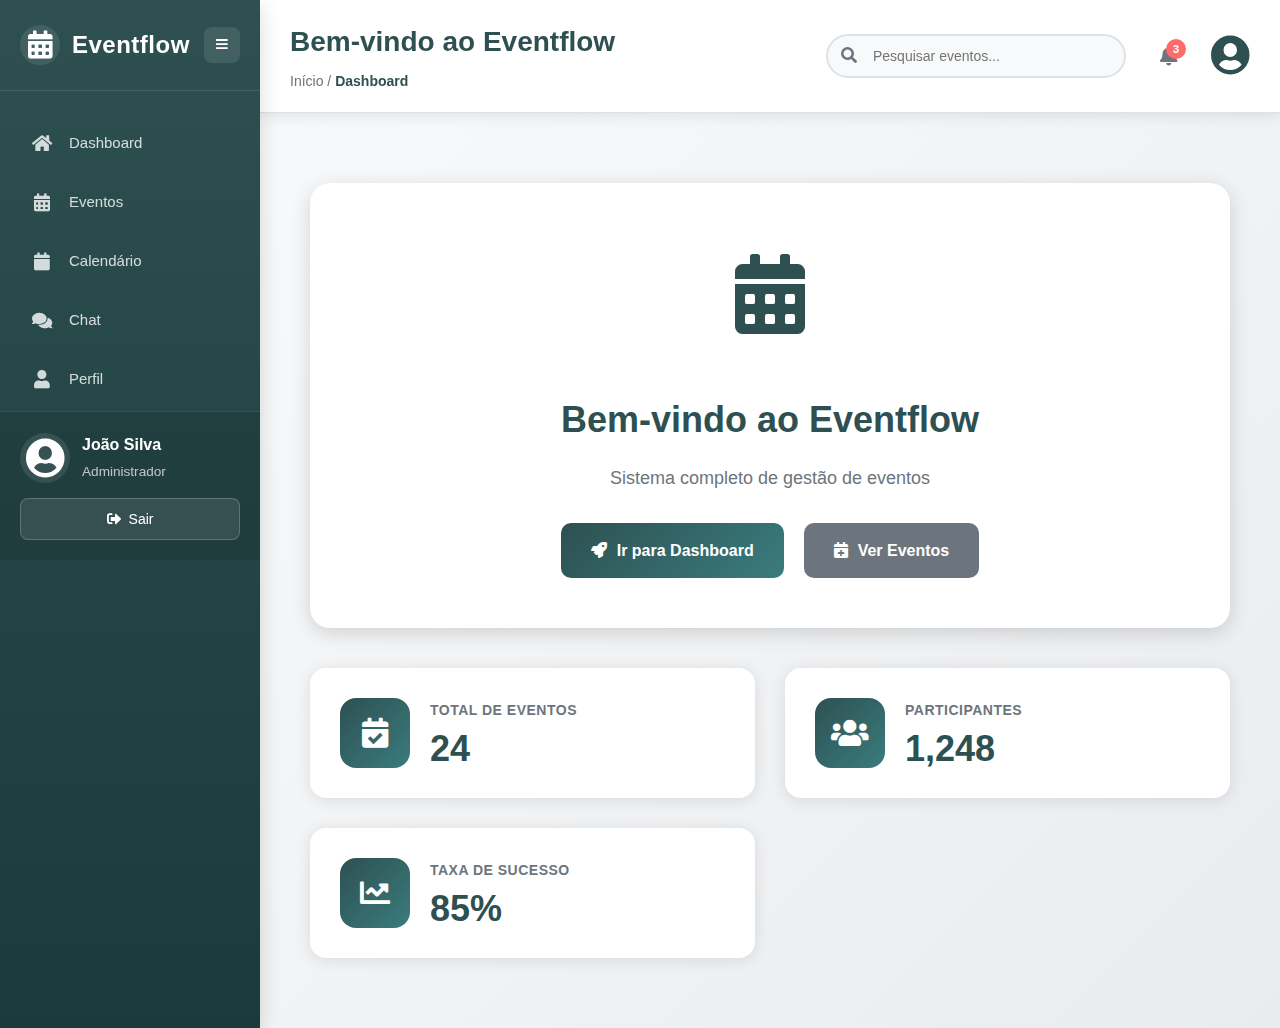
<file: index.html>
<!DOCTYPE html>
<html lang="pt-BR">
<head>
    <meta charset="UTF-8">
    <meta name="viewport" content="width=device-width, initial-scale=1.0">
    <title>Eventflow - Sistema de Gestão de Eventos</title>
    <link rel="stylesheet" href="https://cdnjs.cloudflare.com/ajax/libs/font-awesome/5.15.4/css/all.min.css">
    <link rel="stylesheet" href="styles.css">
</head>
<body>
    <div class="app-container">
        <!-- Sidebar -->
        <aside class="sidebar" id="sidebar">
            <div class="sidebar-header">
                <div class="logo">
                    <i class="fas fa-calendar-alt"></i>
                    <span class="logo-text">Eventflow</span>
                </div>
                <button class="sidebar-toggle" id="sidebarToggle">
                    <i class="fas fa-bars"></i>
                </button>
            </div>
            
            <div class="sidebar-content">
                <ul class="sidebar-menu">
                    <li><a href="pages/dashboard.html" class="sidebar-link">
                        <i class="fas fa-home"></i> <span>Dashboard</span>
                    </a></li>
                    <li><a href="pages/events.html" class="sidebar-link">
                        <i class="fas fa-calendar-alt"></i> <span>Eventos</span>
                    </a></li>
                    <li><a href="pages/calendar.html" class="sidebar-link">
                        <i class="fas fa-calendar"></i> <span>Calendário</span>
                    </a></li>
                    <li><a href="pages/chat.html" class="sidebar-link">
                        <i class="fas fa-comments"></i> <span>Chat</span>
                    </a></li>
                    <li><a href="pages/profile.html" class="sidebar-link">
                        <i class="fas fa-user"></i> <span>Perfil</span>
                    </a></li>
                </ul>
                
                <div class="sidebar-footer">
                    <div class="user-info">
                        <div class="user-avatar">
                            <i class="fas fa-user-circle"></i>
                        </div>
                        <div class="user-details">
                            <span class="user-name">João Silva</span>
                            <span class="user-role">Administrador</span>
                        </div>
                    </div>
                    <button class="logout-btn" id="logoutBtn">
                        <i class="fas fa-sign-out-alt"></i> <span>Sair</span>
                    </button>
                </div>
            </div>
        </aside>

        <!-- Conteúdo Principal -->
        <main class="main-content">
            <!-- Header -->
            <header class="main-header">
                <div class="header-left">
                    <h1 class="page-title">Bem-vindo ao Eventflow</h1>
                    <div class="breadcrumb">
                        <span>Início</span> / <span>Dashboard</span>
                    </div>
                </div>
                
                <div class="header-right">
                    <div class="header-search">
                        <input type="text" placeholder="Pesquisar eventos..." aria-label="Campo de pesquisa">
                        <button class="search-btn" aria-label="Pesquisar">
                            <i class="fas fa-search"></i>
                        </button>
                    </div>
                    
                    <div class="header-notifications">
                        <button class="notification-btn" aria-label="Notificações">
                            <i class="fas fa-bell"></i>
                            <span class="notification-badge">3</span>
                        </button>
                    </div>
                    
                    <div class="header-user">
                        <div class="user-avatar-small">
                            <i class="fas fa-user-circle"></i>
                        </div>
                    </div>
                </div>
            </header>

            <!-- Área de Conteúdo -->
            <div class="content-area">
                <div class="welcome-container">
                    <div class="welcome-card">
                        <div class="welcome-icon">
                            <i class="fas fa-calendar-alt"></i>
                        </div>
                        <h2>Bem-vindo ao Eventflow</h2>
                        <p>Sistema completo de gestão de eventos</p>
                        <div class="welcome-actions">
                            <a href="pages/dashboard.html" class="btn btn-primary">
                                <i class="fas fa-rocket"></i> Ir para Dashboard
                            </a>
                            <a href="pages/events.html" class="btn btn-secondary">
                                <i class="fas fa-calendar-plus"></i> Ver Eventos
                            </a>
                        </div>
                    </div>
                    
                    <div class="quick-stats">
                        <div class="stat-card">
                            <div class="stat-icon">
                                <i class="fas fa-calendar-check"></i>
                            </div>
                            <div class="stat-info">
                                <h3>Total de Eventos</h3>
                                <p class="stat-number">24</p>
                            </div>
                        </div>
                        
                        <div class="stat-card">
                            <div class="stat-icon">
                                <i class="fas fa-users"></i>
                            </div>
                            <div class="stat-info">
                                <h3>Participantes</h3>
                                <p class="stat-number">1,248</p>
                            </div>
                        </div>
                        
                        <div class="stat-card">
                            <div class="stat-icon">
                                <i class="fas fa-chart-line"></i>
                            </div>
                            <div class="stat-info">
                                <h3>Taxa de Sucesso</h3>
                                <p class="stat-number">85%</p>
                            </div>
                        </div>
                    </div>
                </div>
            </div>
        </main>
    </div>

    <script src="script.js"></script>
    <script>
        document.addEventListener('DOMContentLoaded', function() {
            // Sidebar toggle
            const sidebarToggle = document.getElementById('sidebarToggle');
            const sidebar = document.getElementById('sidebar');
            
            if (sidebarToggle && sidebar) {
                sidebarToggle.addEventListener('click', () => {
                    sidebar.classList.toggle('collapsed');
                });
            }
            
            // Logout
            const logoutBtn = document.getElementById('logoutBtn');
            if (logoutBtn) {
                logoutBtn.addEventListener('click', () => {
                    if (confirm('Tem certeza que deseja sair?')) {
                        window.location.href = 'login.html';
                    }
                });
            }
        });
    </script>
</body>
</html>
</file>
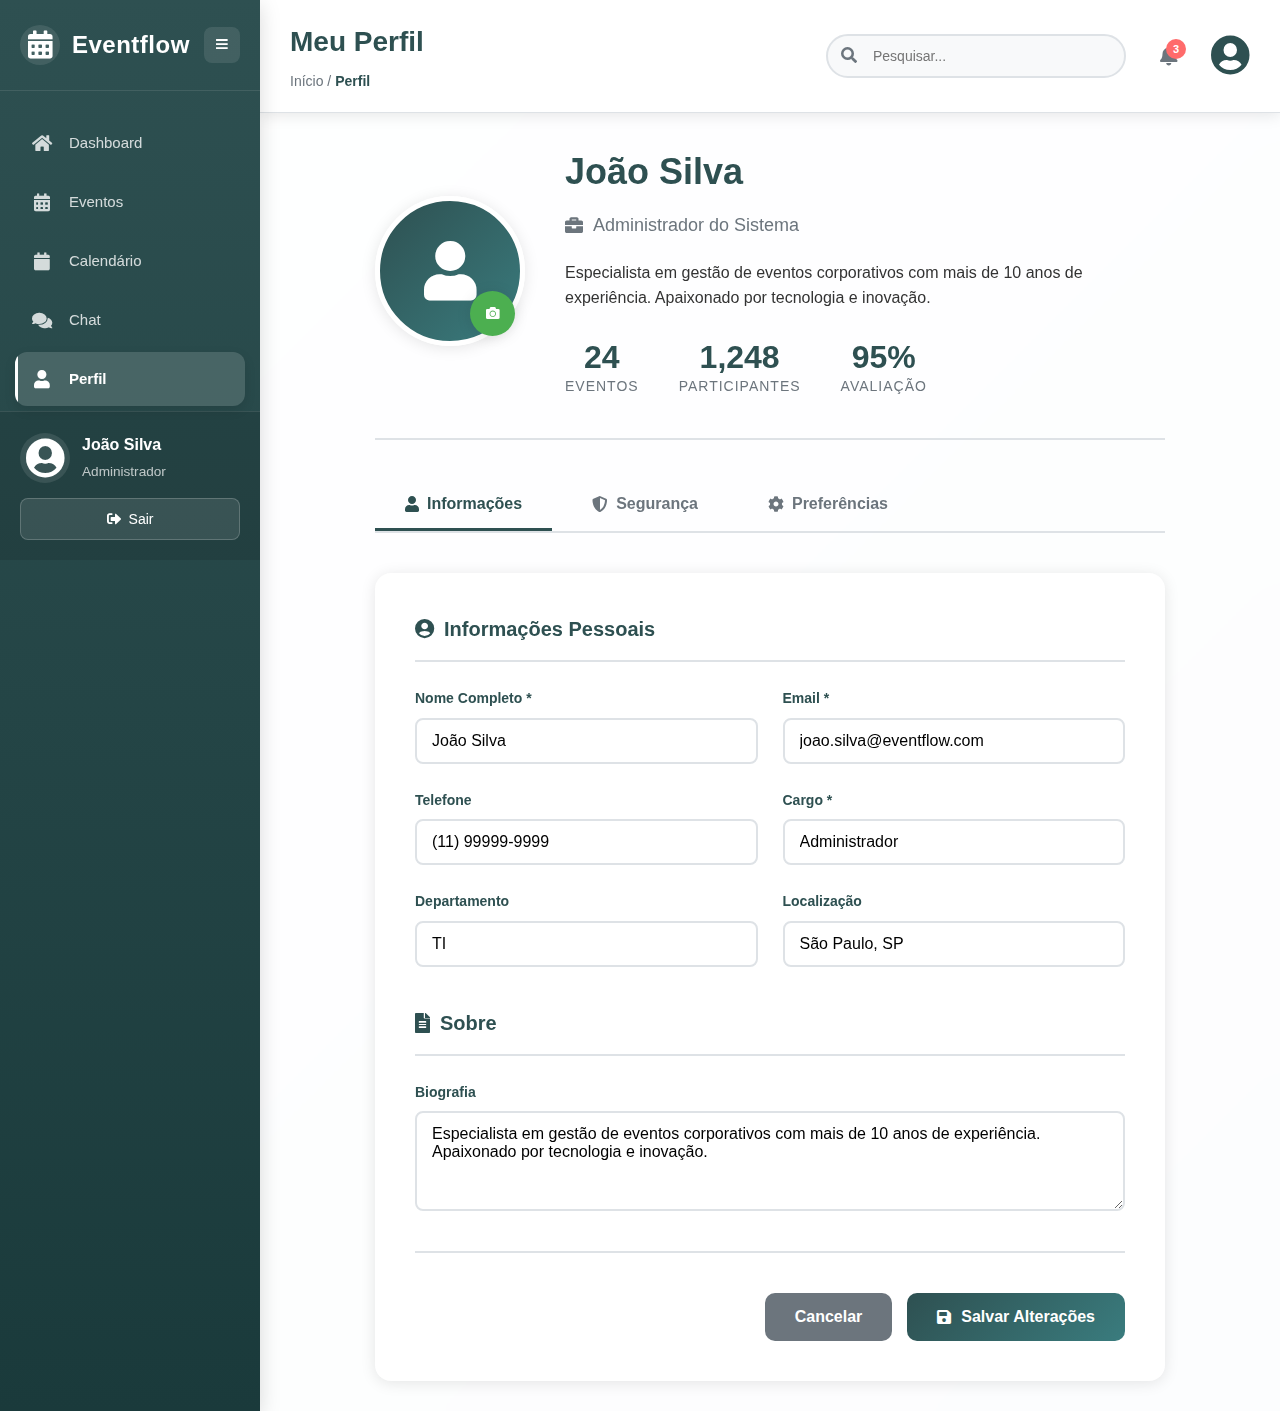
<file: pages/profile.html>
<!DOCTYPE html>
<html lang="pt-BR">
<head>
    <meta charset="UTF-8">
    <meta name="viewport" content="width=device-width, initial-scale=1.0">
    <title>Eventflow - Perfil</title>
    <link rel="stylesheet" href="https://cdnjs.cloudflare.com/ajax/libs/font-awesome/5.15.4/css/all.min.css">
    <link rel="stylesheet" href="../styles.css">
    <style>
        /* Estilos específicos do perfil */
        .profile-container {
            padding: 30px;
            max-width: 1200px;
            margin: 0 auto;
        }

        .profile-header {
            display: flex;
            align-items: center;
            gap: 40px;
            margin-bottom: 40px;
            padding-bottom: 40px;
            border-bottom: 2px solid var(--border-color);
        }

        @media (max-width: 768px) {
            .profile-header {
                flex-direction: column;
                text-align: center;
                gap: 30px;
            }
        }

        .profile-avatar {
            position: relative;
        }

        .avatar-image {
            width: 150px;
            height: 150px;
            border-radius: 50%;
            background: linear-gradient(135deg, var(--primary-color), var(--primary-light));
            display: flex;
            align-items: center;
            justify-content: center;
            font-size: 60px;
            color: white;
            border: 5px solid white;
            box-shadow: var(--shadow);
        }

        .avatar-upload {
            position: absolute;
            bottom: 10px;
            right: 10px;
            width: 45px;
            height: 45px;
            border-radius: 50%;
            background: var(--secondary-color);
            color: white;
            border: none;
            display: flex;
            align-items: center;
            justify-content: center;
            cursor: pointer;
            transition: var(--transition);
            box-shadow: var(--shadow);
        }

        .avatar-upload:hover {
            transform: scale(1.1);
            background: #45a049;
        }

        .profile-info {
            flex: 1;
        }

        .profile-name {
            font-size: 36px;
            color: var(--primary-color);
            margin-bottom: 10px;
            font-weight: 800;
        }

        .profile-role {
            font-size: 18px;
            color: var(--text-muted);
            margin-bottom: 20px;
            display: flex;
            align-items: center;
            gap: 10px;
        }

        .profile-bio {
            font-size: 16px;
            color: var(--text-color);
            line-height: 1.6;
            max-width: 600px;
        }

        .profile-stats {
            display: flex;
            gap: 40px;
            margin-top: 30px;
        }

        @media (max-width: 576px) {
            .profile-stats {
                flex-direction: column;
                gap: 20px;
            }
        }

        .profile-stat {
            text-align: center;
        }

        .stat-value {
            display: block;
            font-size: 32px;
            font-weight: 800;
            color: var(--primary-color);
            line-height: 1;
        }

        .stat-label {
            font-size: 14px;
            color: var(--text-muted);
            text-transform: uppercase;
            letter-spacing: 1px;
            margin-top: 8px;
        }

        .profile-tabs {
            display: flex;
            gap: 10px;
            margin-bottom: 40px;
            border-bottom: 2px solid var(--border-color);
            flex-wrap: wrap;
        }

        .tab-btn {
            padding: 15px 30px;
            background: none;
            border: none;
            border-bottom: 3px solid transparent;
            font-size: 16px;
            font-weight: 600;
            color: var(--text-muted);
            cursor: pointer;
            transition: var(--transition);
            display: flex;
            align-items: center;
            gap: 8px;
        }

        .tab-btn:hover {
            color: var(--primary-color);
        }

        .tab-btn.active {
            color: var(--primary-color);
            border-bottom-color: var(--primary-color);
        }

        .tab-content {
            display: none;
        }

        .tab-content.active {
            display: block;
            animation: fadeIn 0.3s ease;
        }

        @keyframes fadeIn {
            from { opacity: 0; }
            to { opacity: 1; }
        }

        .profile-form {
            background: white;
            border-radius: 16px;
            padding: 40px;
            box-shadow: var(--shadow);
        }

        .form-section {
            margin-bottom: 40px;
        }

        .form-section h3 {
            font-size: 20px;
            color: var(--primary-color);
            margin-bottom: 25px;
            padding-bottom: 15px;
            border-bottom: 2px solid var(--border-color);
            display: flex;
            align-items: center;
            gap: 10px;
        }

        .form-section h3 i {
            color: var(--primary-color);
        }

        .form-grid {
            display: grid;
            grid-template-columns: repeat(2, 1fr);
            gap: 25px;
        }

        @media (max-width: 768px) {
            .form-grid {
                grid-template-columns: 1fr;
            }
        }

        .form-group {
            display: flex;
            flex-direction: column;
            gap: 8px;
        }

        .form-group label {
            font-size: 14px;
            font-weight: 600;
            color: var(--primary-color);
        }

        .form-control {
            padding: 12px 15px;
            border: 2px solid var(--border-color);
            border-radius: 8px;
            font-size: 16px;
            transition: var(--transition);
            background: white;
            font-family: inherit;
        }

        .form-control:focus {
            outline: none;
            border-color: var(--primary-color);
            box-shadow: 0 0 0 3px rgba(46, 80, 81, 0.1);
        }

        .form-actions {
            display: flex;
            justify-content: flex-end;
            gap: 15px;
            margin-top: 40px;
            padding-top: 40px;
            border-top: 2px solid var(--border-color);
        }

        /* Security Section */
        .security-items {
            display: flex;
            flex-direction: column;
            gap: 20px;
        }

        .security-item {
            display: flex;
            justify-content: space-between;
            align-items: center;
            padding: 20px;
            border: 2px solid var(--border-color);
            border-radius: 12px;
            transition: var(--transition);
        }

        .security-item:hover {
            border-color: var(--primary-color);
            background: #f8f9fa;
        }

        .security-info {
            flex: 1;
        }

        .security-info h4 {
            font-size: 16px;
            color: var(--primary-color);
            margin-bottom: 5px;
        }

        .security-info p {
            font-size: 14px;
            color: var(--text-muted);
            margin: 0;
        }

        /* Preferences Section */
        .preferences-grid {
            display: grid;
            grid-template-columns: repeat(2, 1fr);
            gap: 25px;
        }

        @media (max-width: 768px) {
            .preferences-grid {
                grid-template-columns: 1fr;
            }
        }

        .preference-item {
            display: flex;
            flex-direction: column;
            gap: 10px;
            padding: 20px;
            border: 2px solid var(--border-color);
            border-radius: 12px;
        }

        .preference-header {
            display: flex;
            align-items: center;
            gap: 15px;
            margin-bottom: 10px;
        }

        .preference-header i {
            font-size: 24px;
            color: var(--primary-color);
        }

        .preference-header h4 {
            font-size: 16px;
            color: var(--primary-color);
            margin: 0;
        }

        .preference-description {
            font-size: 14px;
            color: var(--text-muted);
            line-height: 1.5;
        }

        .toggle-switch {
            position: relative;
            display: inline-block;
            width: 60px;
            height: 30px;
            margin-top: 10px;
        }

        .toggle-switch input {
            opacity: 0;
            width: 0;
            height: 0;
        }

        .toggle-slider {
            position: absolute;
            cursor: pointer;
            top: 0;
            left: 0;
            right: 0;
            bottom: 0;
            background-color: #ccc;
            transition: .4s;
            border-radius: 30px;
        }

        .toggle-slider:before {
            position: absolute;
            content: "";
            height: 22px;
            width: 22px;
            left: 4px;
            bottom: 4px;
            background-color: white;
            transition: .4s;
            border-radius: 50%;
        }

        input:checked + .toggle-slider {
            background-color: var(--primary-color);
        }

        input:checked + .toggle-slider:before {
            transform: translateX(30px);
        }

        /* Modal */
        .modal {
            display: none;
            position: fixed;
            top: 0;
            left: 0;
            width: 100%;
            height: 100%;
            background: rgba(0, 0, 0, 0.5);
            z-index: 1000;
            align-items: center;
            justify-content: center;
            padding: 20px;
        }

        .modal.active {
            display: flex;
        }

        .modal-content {
            background: white;
            border-radius: 16px;
            width: 100%;
            max-width: 500px;
            overflow: hidden;
            box-shadow: 0 10px 40px rgba(0, 0, 0, 0.2);
            animation: modalSlideIn 0.3s ease;
        }

        @keyframes modalSlideIn {
            from {
                opacity: 0;
                transform: translateY(-50px);
            }
            to {
                opacity: 1;
                transform: translateY(0);
            }
        }

        .modal-header {
            padding: 25px;
            background: linear-gradient(135deg, var(--primary-color), var(--primary-light));
            color: white;
            border-radius: 16px 16px 0 0;
            position: relative;
        }

        .modal-header h3 {
            font-size: 24px;
            font-weight: 700;
            margin: 0;
        }

        .modal-close {
            background: none;
            border: none;
            color: white;
            font-size: 28px;
            cursor: pointer;
            position: absolute;
            top: 20px;
            right: 20px;
            width: 40px;
            height: 40px;
            border-radius: 50%;
            display: flex;
            align-items: center;
            justify-content: center;
            transition: var(--transition);
            padding: 0;
        }

        .modal-close:hover {
            background: rgba(255, 255, 255, 0.2);
            transform: rotate(90deg);
        }

        .modal-body {
            padding: 30px;
            max-height: 60vh;
            overflow-y: auto;
        }

        .modal-footer {
            padding: 20px;
            border-top: 2px solid var(--border-color);
            display: flex;
            justify-content: flex-end;
            gap: 15px;
            background: #f8f9fa;
        }

        /* Toast Notifications */
        .toast {
            position: fixed;
            bottom: 30px;
            right: 30px;
            background: white;
            border-radius: 12px;
            padding: 20px;
            box-shadow: 0 10px 30px rgba(0, 0, 0, 0.2);
            display: flex;
            align-items: center;
            gap: 15px;
            min-width: 300px;
            z-index: 1001;
            animation: toastSlideIn 0.3s ease;
            border-left: 4px solid var(--secondary-color);
        }

        @keyframes toastSlideIn {
            from {
                opacity: 0;
                transform: translateX(100%);
            }
            to {
                opacity: 1;
                transform: translateX(0);
            }
        }

        .toast-icon {
            width: 40px;
            height: 40px;
            border-radius: 50%;
            background: var(--secondary-color);
            color: white;
            display: flex;
            align-items: center;
            justify-content: center;
            font-size: 18px;
        }

        .toast-content {
            flex: 1;
        }

        .toast-content h4 {
            font-size: 16px;
            color: var(--primary-color);
            margin-bottom: 5px;
        }

        .toast-content p {
            font-size: 14px;
            color: var(--text-muted);
            margin: 0;
        }

        .toast-close {
            background: none;
            border: none;
            color: var(--text-muted);
            cursor: pointer;
            font-size: 18px;
            transition: var(--transition);
            padding: 0;
            width: 24px;
            height: 24px;
            display: flex;
            align-items: center;
            justify-content: center;
        }

        .toast-close:hover {
            color: var(--primary-color);
        }
    </style>
</head>
<body>
    <div class="app-container">
        <!-- Sidebar -->
        <aside class="sidebar" id="sidebar">
            <div class="sidebar-header">
                <div class="logo">
                    <i class="fas fa-calendar-alt"></i>
                    <span class="logo-text">Eventflow</span>
                </div>
                <button class="sidebar-toggle" id="sidebarToggle">
                    <i class="fas fa-bars"></i>
                </button>
            </div>
            
            <div class="sidebar-content">
                <ul class="sidebar-menu">
                    <li><a href="dashboard.html" class="sidebar-link">
                        <i class="fas fa-home"></i> <span>Dashboard</span>
                    </a></li>
                    <li><a href="events.html" class="sidebar-link">
                        <i class="fas fa-calendar-alt"></i> <span>Eventos</span>
                    </a></li>
                    <li><a href="calendar.html" class="sidebar-link">
                        <i class="fas fa-calendar"></i> <span>Calendário</span>
                    </a></li>
                    <li><a href="chat.html" class="sidebar-link">
                        <i class="fas fa-comments"></i> <span>Chat</span>
                    </a></li>
                    <li><a href="profile.html" class="sidebar-link active">
                        <i class="fas fa-user"></i> <span>Perfil</span>
                    </a></li>
                </ul>
                
                <div class="sidebar-footer">
                    <div class="user-info">
                        <div class="user-avatar">
                            <i class="fas fa-user-circle"></i>
                        </div>
                        <div class="user-details">
                            <span class="user-name">João Silva</span>
                            <span class="user-role">Administrador</span>
                        </div>
                    </div>
                    <button class="logout-btn" id="logoutBtn">
                        <i class="fas fa-sign-out-alt"></i> <span>Sair</span>
                    </button>
                </div>
            </div>
        </aside>

        <!-- Conteúdo Principal -->
        <main class="main-content">
            <!-- Header -->
            <header class="main-header">
                <div class="header-left">
                    <h1 class="page-title">Meu Perfil</h1>
                    <div class="breadcrumb">
                        <span>Início</span> / <span>Perfil</span>
                    </div>
                </div>
                
                <div class="header-right">
                    <div class="header-search">
                        <input type="text" placeholder="Pesquisar..." aria-label="Campo de pesquisa">
                        <button class="search-btn" aria-label="Pesquisar">
                            <i class="fas fa-search"></i>
                        </button>
                    </div>
                    
                    <div class="header-notifications">
                        <button class="notification-btn" aria-label="Notificações">
                            <i class="fas fa-bell"></i>
                            <span class="notification-badge">3</span>
                        </button>
                    </div>
                    
                    <div class="header-user">
                        <div class="user-avatar-small">
                            <i class="fas fa-user-circle"></i>
                        </div>
                    </div>
                </div>
            </header>

            <!-- Área de Conteúdo -->
            <div class="profile-container">
                <!-- Cabeçalho do Perfil -->
                <div class="profile-header">
                    <div class="profile-avatar">
                        <div class="avatar-image">
                            <i class="fas fa-user"></i>
                        </div>
                        <button class="avatar-upload" id="uploadAvatarBtn">
                            <i class="fas fa-camera"></i>
                        </button>
                    </div>
                    
                    <div class="profile-info">
                        <h1 class="profile-name" id="userName">João Silva</h1>
                        <div class="profile-role">
                            <i class="fas fa-briefcase"></i>
                            <span id="userRole">Administrador do Sistema</span>
                        </div>
                        <p class="profile-bio" id="userBio">Especialista em gestão de eventos corporativos com mais de 10 anos de experiência. Apaixonado por tecnologia e inovação.</p>
                        
                        <div class="profile-stats">
                            <div class="profile-stat">
                                <span class="stat-value" id="eventsCount">24</span>
                                <span class="stat-label">Eventos</span>
                            </div>
                            <div class="profile-stat">
                                <span class="stat-value" id="participantsCount">1,248</span>
                                <span class="stat-label">Participantes</span>
                            </div>
                            <div class="profile-stat">
                                <span class="stat-value" id="successRate">95%</span>
                                <span class="stat-label">Avaliação</span>
                            </div>
                        </div>
                    </div>
                </div>

                <!-- Abas -->
                <div class="profile-tabs">
                    <button class="tab-btn active" data-tab="info">
                        <i class="fas fa-user"></i>
                        Informações
                    </button>
                    <button class="tab-btn" data-tab="security">
                        <i class="fas fa-shield-alt"></i>
                        Segurança
                    </button>
                    <button class="tab-btn" data-tab="preferences">
                        <i class="fas fa-cog"></i>
                        Preferências
                    </button>
                </div>

                <!-- Conteúdo das Abas -->
                <div class="tab-content active" id="tabInfo">
                    <form class="profile-form" id="infoForm">
                        <div class="form-section">
                            <h3><i class="fas fa-user-circle"></i> Informações Pessoais</h3>
                            <div class="form-grid">
                                <div class="form-group">
                                    <label for="fullName">Nome Completo *</label>
                                    <input type="text" id="fullName" class="form-control" value="João Silva" required>
                                </div>
                                
                                <div class="form-group">
                                    <label for="email">Email *</label>
                                    <input type="email" id="email" class="form-control" value="joao.silva@eventflow.com" required>
                                </div>
                                
                                <div class="form-group">
                                    <label for="phone">Telefone</label>
                                    <input type="tel" id="phone" class="form-control" value="(11) 99999-9999">
                                </div>
                                
                                <div class="form-group">
                                    <label for="position">Cargo *</label>
                                    <input type="text" id="position" class="form-control" value="Administrador" required>
                                </div>
                                
                                <div class="form-group">
                                    <label for="department">Departamento</label>
                                    <input type="text" id="department" class="form-control" value="TI">
                                </div>
                                
                                <div class="form-group">
                                    <label for="location">Localização</label>
                                    <input type="text" id="location" class="form-control" value="São Paulo, SP">
                                </div>
                            </div>
                        </div>
                        
                        <div class="form-section">
                            <h3><i class="fas fa-file-alt"></i> Sobre</h3>
                            <div class="form-group">
                                <label for="bio">Biografia</label>
                                <textarea id="bio" class="form-control" rows="4">Especialista em gestão de eventos corporativos com mais de 10 anos de experiência. Apaixonado por tecnologia e inovação. Formado em Administração de Empresas com MBA em Gestão de Projetos.</textarea>
                            </div>
                        </div>
                        
                        <div class="form-actions">
                            <button type="button" class="btn btn-secondary" id="cancelInfoBtn">
                                Cancelar
                            </button>
                            <button type="submit" class="btn btn-primary">
                                <i class="fas fa-save"></i>
                                Salvar Alterações
                            </button>
                        </div>
                    </form>
                </div>

                <div class="tab-content" id="tabSecurity">
                    <div class="profile-form">
                        <div class="form-section">
                            <h3><i class="fas fa-key"></i> Segurança da Conta</h3>
                            <div class="security-items">
                                <div class="security-item">
                                    <div class="security-info">
                                        <h4>Alterar Senha</h4>
                                        <p>Atualize sua senha regularmente para manter sua conta segura</p>
                                    </div>
                                    <button class="btn btn-outline" id="changePasswordBtn">
                                        Alterar
                                    </button>
                                </div>
                                
                                <div class="security-item">
                                    <div class="security-info">
                                        <h4>Autenticação de Dois Fatores</h4>
                                        <p>Adicione uma camada extra de segurança à sua conta</p>
                                    </div>
                                    <label class="toggle-switch">
                                        <input type="checkbox" id="twoFactorToggle">
                                        <span class="toggle-slider"></span>
                                    </label>
                                </div>
                            </div>
                        </div>
                    </div>
                </div>

                <div class="tab-content" id="tabPreferences">
                    <div class="profile-form">
                        <div class="form-section">
                            <h3><i class="fas fa-bell"></i> Notificações</h3>
                            <div class="preferences-grid">
                                <div class="preference-item">
                                    <div class="preference-header">
                                        <i class="fas fa-envelope"></i>
                                        <h4>Email</h4>
                                    </div>
                                    <p class="preference-description">Receba notificações por email sobre eventos e atividades</p>
                                    <label class="toggle-switch">
                                        <input type="checkbox" id="emailNotifications" checked>
                                        <span class="toggle-slider"></span>
                                    </label>
                                </div>
                                
                                <div class="preference-item">
                                    <div class="preference-header">
                                        <i class="fas fa-mobile-alt"></i>
                                        <h4>Push</h4>
                                    </div>
                                    <p class="preference-description">Receba notificações push no seu dispositivo</p>
                                    <label class="toggle-switch">
                                        <input type="checkbox" id="pushNotifications" checked>
                                        <span class="toggle-slider"></span>
                                    </label>
                                </div>
                                
                                <div class="preference-item">
                                    <div class="preference-header">
                                        <i class="fas fa-calendar-alt"></i>
                                        <h4>Lembretes de Eventos</h4>
                                    </div>
                                    <p class="preference-description">Lembretes automáticos antes dos eventos</p>
                                    <label class="toggle-switch">
                                        <input type="checkbox" id="eventReminders" checked>
                                        <span class="toggle-slider"></span>
                                    </label>
                                </div>
                                
                                <div class="preference-item">
                                    <div class="preference-header">
                                        <i class="fas fa-comments"></i>
                                        <h4>Mensagens</h4>
                                    </div>
                                    <p class="preference-description">Notificações sobre novas mensagens no chat</p>
                                    <label class="toggle-switch">
                                        <input type="checkbox" id="messageNotifications" checked>
                                        <span class="toggle-slider"></span>
                                    </label>
                                </div>
                            </div>
                        </div>
                    </div>
                </div>
            </div>
        </main>
    </div>

    <!-- Modal de Alterar Senha -->
    <div class="modal" id="passwordModal">
        <div class="modal-content">
            <div class="modal-header">
                <h3>Alterar Senha</h3>
                <button class="modal-close" id="passwordModalClose">&times;</button>
            </div>
            <div class="modal-body">
                <form id="passwordForm">
                    <div class="form-group">
                        <label for="currentPassword">Senha Atual *</label>
                        <input type="password" id="currentPassword" class="form-control" required>
                    </div>
                    
                    <div class="form-group">
                        <label for="newPassword">Nova Senha *</label>
                        <input type="password" id="newPassword" class="form-control" required minlength="8">
                        <small style="font-size: 12px; color: var(--text-muted);">Mínimo de 8 caracteres</small>
                    </div>
                    
                    <div class="form-group">
                        <label for="confirmPassword">Confirmar Nova Senha *</label>
                        <input type="password" id="confirmPassword" class="form-control" required>
                    </div>
                </form>
            </div>
            <div class="modal-footer">
                <button class="btn btn-secondary" id="passwordCancelBtn">Cancelar</button>
                <button class="btn btn-primary" id="passwordSaveBtn">Salvar</button>
            </div>
        </div>
    </div>

    <script src="../script.js"></script>
    <script>
        // Dados do usuário
        const userData = {
            name: "João Silva",
            email: "joao.silva@eventflow.com",
            phone: "(11) 99999-9999",
            position: "Administrador",
            department: "TI",
            location: "São Paulo, SP",
            bio: "Especialista em gestão de eventos corporativos com mais de 10 anos de experiência. Apaixonado por tecnologia e inovação."
        };

        // Inicialização quando o DOM estiver carregado
        document.addEventListener('DOMContentLoaded', function() {
            // ===== FUNCIONALIDADE DAS ABAS =====
            const tabBtns = document.querySelectorAll('.tab-btn');
            const tabContents = document.querySelectorAll('.tab-content');

            tabBtns.forEach(btn => {
                btn.addEventListener('click', function() {
                    const tabId = this.getAttribute('data-tab');
                    
                    // Remove classe ativa de todas as abas
                    tabBtns.forEach(b => b.classList.remove('active'));
                    tabContents.forEach(c => c.classList.remove('active'));
                    
                    // Ativa aba clicada
                    this.classList.add('active');
                    document.getElementById(`tab${tabId.charAt(0).toUpperCase() + tabId.slice(1)}`).classList.add('active');
                });
            });

            // ===== FORMULÁRIO DE INFORMAÇÕES PESSOAIS =====
            const infoForm = document.getElementById('infoForm');
            const cancelInfoBtn = document.getElementById('cancelInfoBtn');
            let originalFormData = {};

            // Salva os dados originais ao carregar
            function saveOriginalFormData() {
                originalFormData = {
                    fullName: document.getElementById('fullName').value,
                    email: document.getElementById('email').value,
                    phone: document.getElementById('phone').value,
                    position: document.getElementById('position').value,
                    department: document.getElementById('department').value,
                    location: document.getElementById('location').value,
                    bio: document.getElementById('bio').value
                };
            }

            // Restaura os dados originais
            function restoreOriginalFormData() {
                document.getElementById('fullName').value = originalFormData.fullName;
                document.getElementById('email').value = originalFormData.email;
                document.getElementById('phone').value = originalFormData.phone;
                document.getElementById('position').value = originalFormData.position;
                document.getElementById('department').value = originalFormData.department;
                document.getElementById('location').value = originalFormData.location;
                document.getElementById('bio').value = originalFormData.bio;
            }

            // Envio do formulário
            infoForm.addEventListener('submit', function(e) {
                e.preventDefault();
                
                // Aqui você normalmente enviaria os dados para um servidor
                // Por enquanto, apenas atualizamos a interface
                const formData = {
                    name: document.getElementById('fullName').value,
                    email: document.getElementById('email').value,
                    phone: document.getElementById('phone').value,
                    position: document.getElementById('position').value,
                    department: document.getElementById('department').value,
                    location: document.getElementById('location').value,
                    bio: document.getElementById('bio').value
                };

                // Atualiza o cabeçalho do perfil
                document.getElementById('userName').textContent = formData.name;
                document.getElementById('userRole').textContent = formData.position;
                document.getElementById('userBio').textContent = formData.bio;

                // Atualiza a sidebar
                document.querySelector('.user-name').textContent = formData.name;
                
                // Salva os novos dados como originais
                saveOriginalFormData();
                
                // Mostra notificação de sucesso
                showToast('Sucesso!', 'Informações do perfil atualizadas com sucesso.', 'success');
            });

            // Botão cancelar
            cancelInfoBtn.addEventListener('click', function() {
                restoreOriginalFormData();
                showToast('Cancelado', 'Alterações foram descartadas.', 'info');
            });

            // ===== MODAL DE ALTERAR SENHA =====
            const passwordModal = document.getElementById('passwordModal');
            const changePasswordBtn = document.getElementById('changePasswordBtn');
            const passwordModalClose = document.getElementById('passwordModalClose');
            const passwordCancelBtn = document.getElementById('passwordCancelBtn');
            const passwordSaveBtn = document.getElementById('passwordSaveBtn');
            const passwordForm = document.getElementById('passwordForm');

            // Abrir modal
            changePasswordBtn.addEventListener('click', function() {
                passwordModal.classList.add('active');
                document.getElementById('currentPassword').focus();
            });

            // Fechar modal
            function closePasswordModal() {
                passwordModal.classList.remove('active');
                passwordForm.reset();
            }

            passwordModalClose.addEventListener('click', closePasswordModal);
            passwordCancelBtn.addEventListener('click', closePasswordModal);

            // Fechar modal ao clicar fora
            passwordModal.addEventListener('click', function(e) {
                if (e.target === passwordModal) {
                    closePasswordModal();
                }
            });

            // Salvar nova senha
            passwordSaveBtn.addEventListener('click', function() {
                const currentPassword = document.getElementById('currentPassword').value;
                const newPassword = document.getElementById('newPassword').value;
                const confirmPassword = document.getElementById('confirmPassword').value;

                // Validações básicas
                if (!currentPassword || !newPassword || !confirmPassword) {
                    showToast('Erro', 'Preencha todos os campos.', 'error');
                    return;
                }

                if (newPassword.length < 8) {
                    showToast('Erro', 'A nova senha deve ter no mínimo 8 caracteres.', 'error');
                    return;
                }

                if (newPassword !== confirmPassword) {
                    showToast('Erro', 'As senhas não coincidem.', 'error');
                    return;
                }

                // Aqui você normalmente faria uma chamada AJAX para o servidor
                // Simulando uma requisição assíncrona
                passwordSaveBtn.innerHTML = '<i class="fas fa-spinner fa-spin"></i> Salvando...';
                passwordSaveBtn.disabled = true;
                
                setTimeout(() => {
                    closePasswordModal();
                    showToast('Sucesso!', 'Senha alterada com sucesso.', 'success');
                    passwordSaveBtn.innerHTML = 'Salvar';
                    passwordSaveBtn.disabled = false;
                }, 1500);
            });

            // Permitir envio do formulário de senha com Enter
            passwordForm.addEventListener('keypress', function(e) {
                if (e.key === 'Enter') {
                    e.preventDefault();
                    passwordSaveBtn.click();
                }
            });

            // ===== FUNCIONALIDADE DO BOTÃO DE UPLOAD DE AVATAR =====
            const uploadAvatarBtn = document.getElementById('uploadAvatarBtn');
            
            uploadAvatarBtn.addEventListener('click', function() {
                // Em uma implementação real, isso abriria um seletor de arquivos
                showToast('Upload', 'Funcionalidade de upload de avatar será implementada em breve.', 'info');
            });

            // ===== FUNÇÃO DE NOTIFICAÇÃO (TOAST) =====
            function showToast(title, message, type = 'info') {
                // Remove toast existente
                const existingToast = document.querySelector('.toast');
                if (existingToast) {
                    existingToast.remove();
                }

                // Cria novo toast
                const toast = document.createElement('div');
                toast.className = 'toast';
                
                // Ícone baseado no tipo
                let icon = 'info-circle';
                let borderColor = '#4CAF50'; // secondary-color
                if (type === 'success') {
                    icon = 'check-circle';
                    borderColor = '#4CAF50';
                }
                if (type === 'error') {
                    icon = 'exclamation-circle';
                    borderColor = '#dc3545';
                }
                if (type === 'info') {
                    icon = 'info-circle';
                    borderColor = '#17a2b8';
                }
                
                toast.style.borderLeftColor = borderColor;
                toast.innerHTML = `
                    <div class="toast-icon" style="background: ${borderColor}">
                        <i class="fas fa-${icon}"></i>
                    </div>
                    <div class="toast-content">
                        <h4>${title}</h4>
                        <p>${message}</p>
                    </div>
                    <button class="toast-close">&times;</button>
                `;

                document.body.appendChild(toast);

                // Fecha toast após 5 segundos
                const toastTimeout = setTimeout(() => {
                    if (toast.parentNode) {
                        toast.style.opacity = '0';
                        toast.style.transform = 'translateX(100%)';
                        setTimeout(() => {
                            if (toast.parentNode) toast.remove();
                        }, 300);
                    }
                }, 5000);

                // Botão fechar
                toast.querySelector('.toast-close').addEventListener('click', function() {
                    clearTimeout(toastTimeout);
                    toast.style.opacity = '0';
                    toast.style.transform = 'translateX(100%)';
                    setTimeout(() => {
                        if (toast.parentNode) toast.remove();
                    }, 300);
                });
            }

            // ===== INICIALIZAÇÃO =====
            saveOriginalFormData();
            
            // Atualiza campos do formulário com dados do usuário
            document.getElementById('fullName').value = userData.name;
            document.getElementById('email').value = userData.email;
            document.getElementById('phone').value = userData.phone;
            document.getElementById('position').value = userData.position;
            document.getElementById('department').value = userData.department;
            document.getElementById('location').value = userData.location;
            document.getElementById('bio').value = userData.bio;

            // Marca link do perfil como ativo na sidebar
            const profileLink = document.querySelector('a[href="profile.html"]');
            if (profileLink) {
                const allLinks = document.querySelectorAll('.sidebar-link');
                allLinks.forEach(link => link.classList.remove('active'));
                profileLink.classList.add('active');
            }
        });
    </script>
</body>
</html>
</file>
<file: styles.css>
/* Reset e configurações globais */
:root {
    --primary-color: #2e5051;
    --primary-light: #3a7c7e;
    --secondary-color: #4CAF50;
    --accent-color: #FF6B6B;
    --warning-color: #FFC107;
    --info-color: #17A2B8;
    --light-color: #f8f9fa;
    --dark-color: #343a40;
    --text-color: #333333;
    --text-muted: #6c757d;
    --border-color: #dee2e6;
    --shadow: 0 2px 15px rgba(0, 0, 0, 0.1);
    --shadow-lg: 0 5px 20px rgba(0, 0, 0, 0.15);
    --transition: all 0.3s cubic-bezier(0.4, 0, 0.2, 1);
    --border-radius: 8px;
    --sidebar-width: 260px;
    --sidebar-collapsed: 70px;
}

* {
    margin: 0;
    padding: 0;
    box-sizing: border-box;
}

body {
    font-family: 'Segoe UI', Tahoma, Geneva, Verdana, sans-serif;
    background: linear-gradient(135deg, #f5f7fa 0%, #c3cfe2 100%);
    color: var(--text-color);
    line-height: 1.6;
    min-height: 100vh;
    overflow-x: hidden;
}

/* Container Principal */
.app-container {
    display: flex;
    min-height: 100vh;
    background: rgba(255, 255, 255, 0.95);
    backdrop-filter: blur(10px);
}

/* Sidebar */
.sidebar {
    width: var(--sidebar-width);
    background: linear-gradient(180deg, var(--primary-color) 0%, #1a3a3b 100%);
    color: white;
    display: flex;
    flex-direction: column;
    transition: var(--transition);
    z-index: 1000;
    box-shadow: var(--shadow-lg);
}

.sidebar-header {
    padding: 25px 20px;
    border-bottom: 1px solid rgba(255, 255, 255, 0.1);
    display: flex;
    justify-content: space-between;
    align-items: center;
}

.logo {
    display: flex;
    align-items: center;
    gap: 12px;
}

.logo i {
    font-size: 28px;
    color: white;
    background: rgba(255, 255, 255, 0.1);
    width: 40px;
    height: 40px;
    border-radius: 50%;
    display: flex;
    align-items: center;
    justify-content: center;
}

.logo-text {
    font-size: 24px;
    font-weight: 700;
    color: white;
    letter-spacing: 0.5px;
}

.sidebar-toggle {
    background: rgba(255, 255, 255, 0.1);
    border: none;
    width: 36px;
    height: 36px;
    border-radius: 8px;
    color: white;
    cursor: pointer;
    display: flex;
    align-items: center;
    justify-content: center;
    transition: var(--transition);
}

.sidebar-toggle:hover {
    background: rgba(255, 255, 255, 0.2);
    transform: rotate(90deg);
}

.sidebar-content {
    flex: 1;
    padding: 20px 0;
    overflow-y: auto;
}

.sidebar-content::-webkit-scrollbar {
    width: 5px;
}

.sidebar-content::-webkit-scrollbar-track {
    background: rgba(255, 255, 255, 0.1);
}

.sidebar-content::-webkit-scrollbar-thumb {
    background: rgba(255, 255, 255, 0.3);
    border-radius: 10px;
}

.sidebar-menu {
    list-style: none;
    padding: 0;
    margin: 0;
}

.sidebar-menu li {
    margin: 5px 15px;
}

.sidebar-link {
    display: flex;
    align-items: center;
    gap: 15px;
    padding: 15px;
    color: rgba(255, 255, 255, 0.8);
    text-decoration: none;
    border-radius: 12px;
    transition: var(--transition);
    position: relative;
    overflow: hidden;
}

.sidebar-link::before {
    content: '';
    position: absolute;
    left: 0;
    top: 0;
    height: 100%;
    width: 3px;
    background: white;
    transform: scaleY(0);
    transition: var(--transition);
}

.sidebar-link:hover {
    background: rgba(255, 255, 255, 0.1);
    color: white;
    transform: translateX(5px);
}

.sidebar-link:hover::before {
    transform: scaleY(1);
}

.sidebar-link.active {
    background: rgba(255, 255, 255, 0.15);
    color: white;
    font-weight: 600;
    box-shadow: 0 4px 12px rgba(0, 0, 0, 0.1);
}

.sidebar-link.active::before {
    transform: scaleY(1);
}

.sidebar-link i {
    font-size: 18px;
    width: 24px;
    text-align: center;
}

.sidebar-link span {
    font-size: 15px;
    transition: var(--transition);
}

.sidebar.collapsed {
    width: var(--sidebar-collapsed);
}

.sidebar.collapsed .logo-text,
.sidebar.collapsed .sidebar-link span,
.sidebar.collapsed .logout-btn span,
.sidebar.collapsed .user-details {
    display: none;
}

.sidebar.collapsed .sidebar-link {
    justify-content: center;
    padding: 15px;
}

.sidebar.collapsed .sidebar-link i {
    margin: 0;
    font-size: 20px;
}

.sidebar-footer {
    padding: 20px;
    border-top: 1px solid rgba(255, 255, 255, 0.1);
    background: rgba(0, 0, 0, 0.1);
}

.user-info {
    display: flex;
    align-items: center;
    gap: 12px;
    margin-bottom: 15px;
}

.user-avatar {
    font-size: 40px;
    color: white;
    background: rgba(255, 255, 255, 0.1);
    width: 50px;
    height: 50px;
    border-radius: 50%;
    display: flex;
    align-items: center;
    justify-content: center;
}

.user-details {
    flex: 1;
}

.user-name {
    font-weight: 600;
    display: block;
    color: white;
}

.user-role {
    font-size: 0.85rem;
    color: rgba(255, 255, 255, 0.7);
}

.logout-btn {
    width: 100%;
    padding: 12px;
    background: rgba(255, 255, 255, 0.1);
    border: 1px solid rgba(255, 255, 255, 0.2);
    border-radius: 8px;
    color: white;
    cursor: pointer;
    display: flex;
    align-items: center;
    justify-content: center;
    gap: 8px;
    transition: var(--transition);
    font-size: 14px;
}

.logout-btn:hover {
    background: rgba(255, 255, 255, 0.2);
    transform: translateY(-2px);
}

/* Conteúdo Principal */
.main-content {
    flex: 1;
    display: flex;
    flex-direction: column;
    overflow: hidden;
}

/* Header Principal */
.main-header {
    background: white;
    padding: 20px 30px;
    border-bottom: 1px solid var(--border-color);
    display: flex;
    justify-content: space-between;
    align-items: center;
    box-shadow: var(--shadow);
    position: sticky;
    top: 0;
    z-index: 100;
}

.header-left .page-title {
    font-size: 28px;
    color: var(--primary-color);
    margin-bottom: 5px;
    font-weight: 700;
}

.breadcrumb {
    color: var(--text-muted);
    font-size: 14px;
}

.breadcrumb span:last-child {
    color: var(--primary-color);
    font-weight: 600;
}

.header-right {
    display: flex;
    align-items: center;
    gap: 20px;
}

.header-search {
    position: relative;
}

.header-search input {
    padding: 12px 20px 12px 45px;
    border: 2px solid var(--border-color);
    border-radius: 30px;
    width: 300px;
    font-size: 14px;
    transition: var(--transition);
    background: #f8f9fa;
}

.header-search input:focus {
    outline: none;
    border-color: var(--primary-color);
    background: white;
    box-shadow: 0 0 0 3px rgba(46, 80, 81, 0.1);
    width: 350px;
}

.search-btn {
    position: absolute;
    left: 15px;
    top: 50%;
    transform: translateY(-50%);
    background: none;
    border: none;
    color: var(--text-muted);
    cursor: pointer;
    font-size: 16px;
}

.notification-btn {
    background: none;
    border: none;
    font-size: 20px;
    color: var(--text-muted);
    position: relative;
    cursor: pointer;
    width: 45px;
    height: 45px;
    border-radius: 50%;
    display: flex;
    align-items: center;
    justify-content: center;
    transition: var(--transition);
}

.notification-btn:hover {
    background: #f8f9fa;
    color: var(--primary-color);
}

.notification-badge {
    position: absolute;
    top: 5px;
    right: 5px;
    background-color: var(--accent-color);
    color: white;
    border-radius: 50%;
    width: 20px;
    height: 20px;
    font-size: 11px;
    display: flex;
    align-items: center;
    justify-content: center;
    font-weight: bold;
    animation: pulse 2s infinite;
}

@keyframes pulse {
    0% { transform: scale(1); }
    50% { transform: scale(1.1); }
    100% { transform: scale(1); }
}

.user-avatar-small {
    font-size: 40px;
    color: var(--primary-color);
    cursor: pointer;
    transition: var(--transition);
}

.user-avatar-small:hover {
    transform: scale(1.1);
}

/* Área de Conteúdo */
.content-area {
    flex: 1;
    padding: 30px;
    overflow-y: auto;
    background: linear-gradient(135deg, #f8f9fa 0%, #e9ecef 100%);
}

.content-area::-webkit-scrollbar {
    width: 8px;
}

.content-area::-webkit-scrollbar-track {
    background: #f1f1f1;
}

.content-area::-webkit-scrollbar-thumb {
    background: var(--primary-light);
    border-radius: 4px;
}

.content-area::-webkit-scrollbar-thumb:hover {
    background: var(--primary-color);
}

/* Estilos para a página inicial */
.welcome-container {
    max-width: 1200px;
    margin: 0 auto;
    padding: 40px 20px;
}

.welcome-card {
    background: white;
    border-radius: 20px;
    padding: 50px;
    text-align: center;
    box-shadow: var(--shadow-lg);
    margin-bottom: 40px;
}

.welcome-icon {
    font-size: 80px;
    color: var(--primary-color);
    margin-bottom: 30px;
}

.welcome-card h2 {
    font-size: 36px;
    color: var(--primary-color);
    margin-bottom: 15px;
}

.welcome-card p {
    font-size: 18px;
    color: var(--text-muted);
    margin-bottom: 30px;
}

.welcome-actions {
    display: flex;
    gap: 20px;
    justify-content: center;
    flex-wrap: wrap;
}

.btn {
    padding: 15px 30px;
    border: none;
    border-radius: 10px;
    font-size: 16px;
    font-weight: 600;
    cursor: pointer;
    transition: var(--transition);
    display: inline-flex;
    align-items: center;
    gap: 10px;
    text-decoration: none;
}

.btn-primary {
    background: linear-gradient(135deg, var(--primary-color), var(--primary-light));
    color: white;
}

.btn-primary:hover {
    transform: translateY(-3px);
    box-shadow: 0 8px 20px rgba(46, 80, 81, 0.3);
}

.btn-secondary {
    background: #6c757d;
    color: white;
}

.btn-secondary:hover {
    background: #5a6268;
    transform: translateY(-3px);
}

.quick-stats {
    display: grid;
    grid-template-columns: repeat(auto-fit, minmax(300px, 1fr));
    gap: 30px;
}

.stat-card {
    background: white;
    border-radius: 16px;
    padding: 30px;
    display: flex;
    align-items: center;
    box-shadow: var(--shadow);
    transition: var(--transition);
}

.stat-card:hover {
    transform: translateY(-5px);
    box-shadow: var(--shadow-lg);
}

.stat-icon {
    width: 70px;
    height: 70px;
    border-radius: 16px;
    background: linear-gradient(135deg, var(--primary-color), var(--primary-light));
    color: white;
    display: flex;
    align-items: center;
    justify-content: center;
    font-size: 30px;
    margin-right: 20px;
}

.stat-info h3 {
    font-size: 14px;
    color: var(--text-muted);
    margin-bottom: 10px;
    text-transform: uppercase;
    letter-spacing: 0.5px;
}

.stat-number {
    font-size: 36px;
    font-weight: 800;
    color: var(--primary-color);
    line-height: 1;
}

/* Responsividade */
@media (max-width: 1200px) {
    .header-search input {
        width: 250px;
    }
    
    .header-search input:focus {
        width: 300px;
    }
}

@media (max-width: 992px) {
    .sidebar {
        width: var(--sidebar-collapsed);
    }
    
    .sidebar:not(.collapsed) {
        width: var(--sidebar-width);
    }
    
    .sidebar:not(.collapsed) .logo-text,
    .sidebar:not(.collapsed) .sidebar-link span,
    .sidebar:not(.collapsed) .logout-btn span,
    .sidebar:not(.collapsed) .user-details {
        display: block;
    }
    
    .sidebar:not(.collapsed) .sidebar-link {
        justify-content: flex-start;
    }
    
    .main-header {
        flex-direction: column;
        align-items: flex-start;
        gap: 15px;
        padding: 15px;
    }
    
    .header-right {
        width: 100%;
        justify-content: space-between;
    }
    
    .header-search input {
        width: 100%;
    }
    
    .header-search input:focus {
        width: 100%;
    }
    
    .quick-stats {
        grid-template-columns: repeat(2, 1fr);
    }
}

@media (max-width: 768px) {
    .content-area {
        padding: 20px;
    }
    
    .welcome-card {
        padding: 30px;
    }
    
    .welcome-card h2 {
        font-size: 28px;
    }
    
    .welcome-actions {
        flex-direction: column;
    }
    
    .btn {
        width: 100%;
        justify-content: center;
    }
    
    .quick-stats {
        grid-template-columns: 1fr;
    }
    
    .stat-card {
        padding: 20px;
    }
}

@media (max-width: 576px) {
    .app-container {
        flex-direction: column;
    }
    
    .sidebar {
        width: 100%;
        height: auto;
        position: fixed;
        top: 0;
        left: 0;
        right: 0;
        z-index: 1001;
    }
    
    .sidebar.collapsed {
        height: 70px;
        overflow: hidden;
    }
    
    .main-content {
        margin-top: 70px;
    }
    
    .sidebar-toggle {
        display: block;
    }
    
    .sidebar-menu {
        display: flex;
        flex-wrap: wrap;
        justify-content: center;
        gap: 5px;
    }
    
    .sidebar-menu li {
        flex: 1;
        min-width: 120px;
    }
    
    .sidebar-link {
        flex-direction: column;
        text-align: center;
        padding: 10px 5px;
        font-size: 12px;
    }
    
    .sidebar-link i {
        margin-bottom: 5px;
        font-size: 18px;
    }
}
</file>
